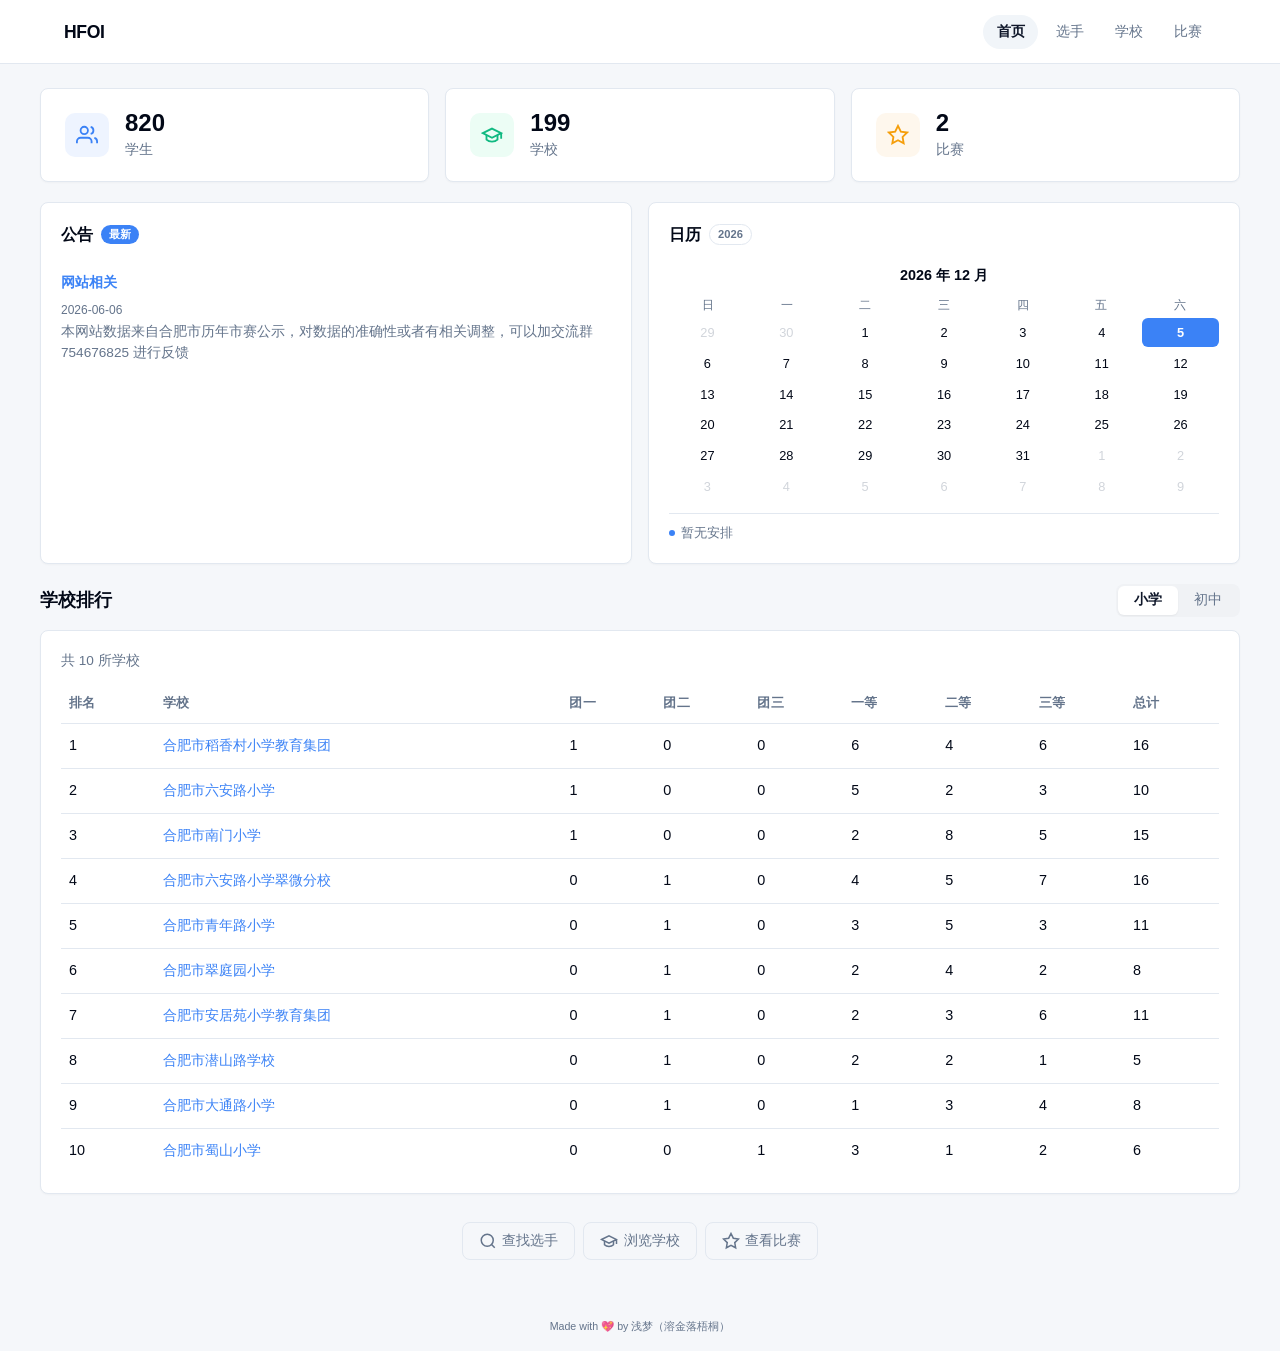
<file: index.html>
﻿<!doctype html>
<html lang="zh-CN">
  <head>
    <meta charset="UTF-8" />
    <meta name="viewport" content="width=device-width, initial-scale=1.0" />
    <title>HFOIERDB | 合肥市信息学竞赛成绩查询</title>
    <link rel="stylesheet" href="./styles.css" />
  </head>
  <body data-page="home">
    <header class="site-header">
      <div class="container nav-wrap">
        <a class="brand" href="./index.html">HFOI</a>
        <nav class="nav">
          <a data-nav="home" href="./index.html">首页</a>
          <a data-nav="players" href="./hfoi-players.html">选手</a>
          <a data-nav="schools" href="./hfoi-schools.html">学校</a>
          <a data-nav="contests" href="./hfoi-contests.html">比赛</a>
        </nav>
      </div>
    </header>
    <main class="container page">
      <section class="stats-grid" id="statsSection">
        <a class="stat-card" href="./hfoi-players.html">
          <div class="stat-icon stat-icon-blue"><svg width="22" height="22" viewBox="0 0 24 24" fill="none" stroke="currentColor" stroke-width="2"><path d="M17 21v-2a4 4 0 0 0-4-4H5a4 4 0 0 0-4 4v2"/><circle cx="9" cy="7" r="4"/><path d="M23 21v-2a4 4 0 0 0-3-3.87"/><path d="M16 3.13a4 4 0 0 1 0 7.75"/></svg></div>
          <div class="stat-info"><span class="stat-value" id="statStudents">-</span><span class="stat-label">学生</span></div>
        </a>
        <a class="stat-card" href="./hfoi-schools.html">
          <div class="stat-icon stat-icon-green"><svg width="22" height="22" viewBox="0 0 24 24" fill="none" stroke="currentColor" stroke-width="2"><path d="M22 10v6M2 10l10-5 10 5-10 5z"/><path d="M6 12v5c3 3 9 3 12 0v-5"/></svg></div>
          <div class="stat-info"><span class="stat-value" id="statSchools">-</span><span class="stat-label">学校</span></div>
        </a>
        <a class="stat-card" href="./hfoi-contests.html">
          <div class="stat-icon stat-icon-orange"><svg width="22" height="22" viewBox="0 0 24 24" fill="none" stroke="currentColor" stroke-width="2"><polygon points="12 2 15.09 8.26 22 9.27 17 14.14 18.18 21.02 12 17.77 5.82 21.02 7 14.14 2 9.27 8.91 8.26 12 2"/></svg></div>
          <div class="stat-info"><span class="stat-value" id="statContests">-</span><span class="stat-label">比赛</span></div>
        </a>
      </section>
      <section class="row-split">
        <div class="split-card">
          <div class="split-card-header"><h2>公告</h2><span class="badge">最新</span></div>
          <div class="notice-list" id="noticeList"><p class="notice-empty">暂无公告</p></div>
        </div>
        <div class="split-card">
          <div class="split-card-header"><h2>日历</h2><span class="badge badge-outline">2026</span></div>
          <div class="calendar-placeholder" id="calendarSection">
            <div class="calendar-month-header"><span class="calendar-month-label">2026 年 6 月</span></div>
            <div class="calendar-weekdays"><span>日</span><span>一</span><span>二</span><span>三</span><span>四</span><span>五</span><span>六</span></div>
            <div class="calendar-days" id="calendarDays"></div>
            <div class="calendar-events"><div class="calendar-event"><span class="event-dot"></span><span>暂无安排</span></div></div>
          </div>
        </div>
      </section>
      <section class="rank-section">
        <div class="rank-header"><h2>学校排行</h2><div class="tab-group" id="schoolTabGroup"><button class="tab-btn active" data-level="primary">小学</button><button class="tab-btn" data-level="middle">初中</button></div></div>
        <div class="panel">
          <div class="summary" id="homeSummary">加载中...</div>
          <div class="table-wrap">
            <table>
              <thead><tr><th>排名</th><th>学校</th><th>团一</th><th>团二</th><th>团三</th><th>一等</th><th>二等</th><th>三等</th><th>总计</th></tr></thead>
              <tbody id="homeSchoolRankBody"></tbody>
            </table>
          </div>
        </div>
      </section>
      <section class="quick-links">
        <a class="quick-link" href="./hfoi-players.html"><svg width="18" height="18" viewBox="0 0 24 24" fill="none" stroke="currentColor" stroke-width="2"><circle cx="11" cy="11" r="8"/><path d="m21 21-4.3-4.3"/></svg>查找选手</a>
        <a class="quick-link" href="./hfoi-schools.html"><svg width="18" height="18" viewBox="0 0 24 24" fill="none" stroke="currentColor" stroke-width="2"><path d="M22 10v6M2 10l10-5 10 5-10 5z"/><path d="M6 12v5c3 3 9 3 12 0v-5"/></svg>浏览学校</a>
        <a class="quick-link" href="./hfoi-contests.html"><svg width="18" height="18" viewBox="0 0 24 24" fill="none" stroke="currentColor" stroke-width="2"><polygon points="12 2 15.09 8.26 22 9.27 17 14.14 18.18 21.02 12 17.77 5.82 21.02 7 14.14 2 9.27 8.91 8.26 12 2"/></svg>查看比赛</a>
      </section>
    </main>
    <footer class="container footer"><small>Made with 💖 by 浅梦（溶金落梧桐）</small></footer>
    <script src="./site.js?v=20260214b" defer></script>
  </body>
</html>
</file>
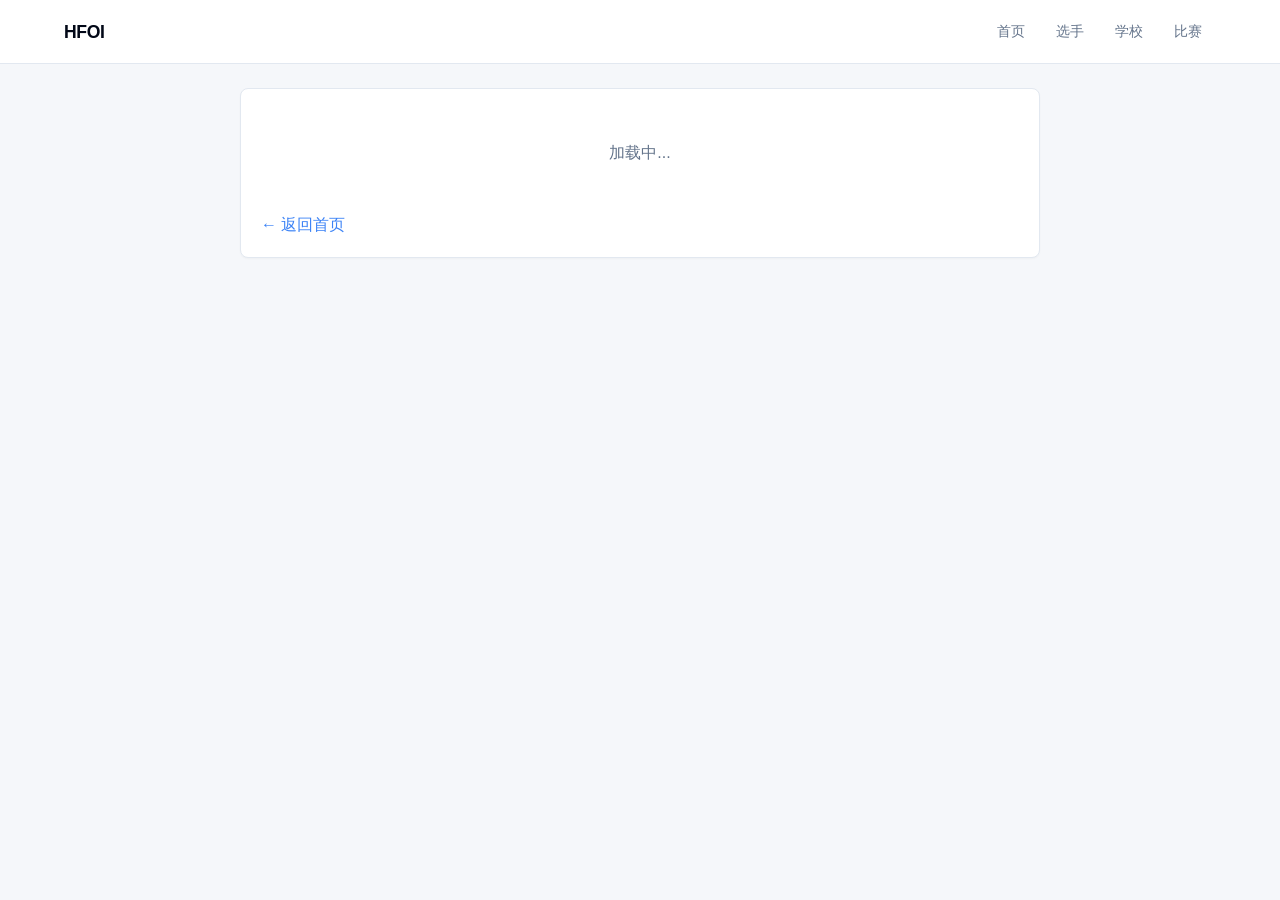
<file: hfoi-announcement-detail.html>
﻿<!doctype html>
<html lang="zh-CN">
  <head>
    <meta charset="UTF-8" />
    <meta name="viewport" content="width=device-width, initial-scale=1.0" />
    <title>HFOIERDB - 公告详情</title>
    <link rel="stylesheet" href="./styles.css" />
    <style>
      .detail-content { line-height: 1.8; font-size: 0.95rem; }
      .detail-content p { margin: 0.6rem 0; }
      .detail-content a { color: hsl(var(--link)); text-decoration: underline; }
      .detail-meta { color: hsl(var(--muted-foreground)); font-size: 0.85rem; margin-bottom: 1rem; display: flex; gap: 0.5rem; align-items: center; }
    </style>
  </head>
  <body data-page="home">
    <header class="site-header">
      <div class="container nav-wrap">
        <a class="brand" href="./index.html">HFOI</a>
        <nav class="nav">
          <a data-nav="home" href="./index.html">首页</a>
          <a data-nav="players" href="./hfoi-players.html">选手</a>
          <a data-nav="schools" href="./hfoi-schools.html">学校</a>
          <a data-nav="contests" href="./hfoi-contests.html">比赛</a>
        </nav>
      </div>
    </header>

    <main class="container page" style="max-width:800px">
      <section class="panel">
        <div id="detailWrapper">
          <p style="color:hsl(var(--muted-foreground));text-align:center;padding:2rem 0">加载中...</p>
        </div>
        <p style="margin-top:1rem"><a class="table-link" href="./index.html">← 返回首页</a></p>
      </section>
    </main>

<script>
      var params = new URLSearchParams(window.location.search);
      var id = params.get("id") || params.get("id");
      var el = document.getElementById("detailWrapper");

      if (id) {
        fetch("./data/announcements/" + encodeURIComponent(id) + ".json")
          .then(function(r) { if (!r.ok) throw new Error(); return r.json(); })
          .then(function(data) {
            if (data && data.title) {
              document.title = "HFOI - " + data.title;
              el.innerHTML = "<h1>" + (data.title) + "</h1><div class=\"detail-meta\"><span>" + (data.date || "") + "</span></div><div class=\"detail-content\">" + (data.content || "") + "</div>";
            } else {
              el.innerHTML = "<p style='text-align:center;padding:2rem 0;color:hsl(var(--muted-foreground))'>公告数据格式有误</p>";
            }
          })
          .catch(function() {
            el.innerHTML = "<p style='text-align:center;padding:2rem 0;color:hsl(var(--muted-foreground))'>公告未找到（" + encodeURIComponent(id || "") + ".json）</p>";
          });
      }
    </script>
  </body>
</html>
</file>
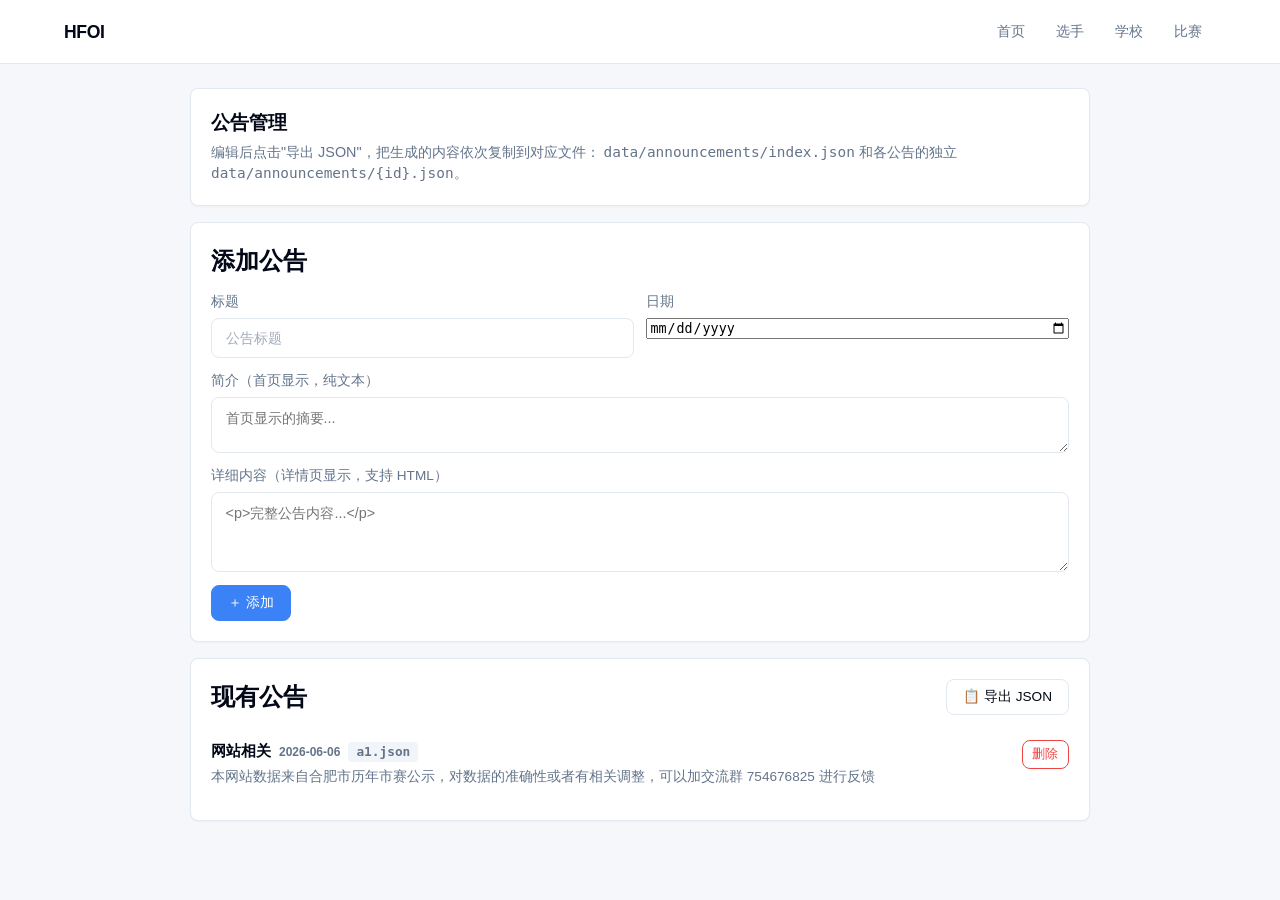
<file: hfoi-announcements.html>
﻿<!doctype html>
<html lang="zh-CN">
  <head>
    <meta charset="UTF-8" />
    <meta name="viewport" content="width=device-width, initial-scale=1.0" />
    <title>HFOIERDB - 公告管理</title>
    <link rel="stylesheet" href="./styles.css" />
    <style>
      .ann-form { display: flex; flex-direction: column; gap: 0.8rem; }
      .ann-form-row { display: flex; gap: 0.8rem; flex-wrap: wrap; }
      .ann-form-row .field { flex: 1; min-width: 180px; }
      .ann-form textarea { border: 1px solid hsl(var(--border)); border-radius: var(--radius); padding: 0.7rem 0.85rem; font-size: 0.9rem; font-family: inherit; resize: vertical; min-height: 80px; background: hsl(var(--card)); color: hsl(var(--foreground)); }
      .ann-form textarea:focus { outline: none; border-color: #3b82f6; box-shadow: 0 0 0 3px rgba(59,130,246,0.1); }
      .btn { display: inline-flex; align-items: center; gap: 0.35rem; padding: 0.5rem 1rem; font-size: 0.85rem; font-weight: 500; border-radius: var(--radius); border: 1px solid hsl(var(--border)); background: hsl(var(--card)); color: hsl(var(--foreground)); cursor: pointer; transition: all 0.15s ease; }
      .btn:hover { border-color: #3b82f6; color: #3b82f6; }
      .btn-primary { background: #3b82f6; color: #fff; border-color: #3b82f6; }
      .btn-primary:hover { background: #2563eb; color: #fff; }
      .btn-danger { border-color: #ef4444; color: #ef4444; }
      .btn-danger:hover { background: #fef2f2; }
      .btn-sm { padding: 0.3rem 0.6rem; font-size: 0.8rem; }
      .ann-item { display: flex; justify-content: space-between; align-items: flex-start; gap: 1rem; padding: 0.8rem 0; border-bottom: 1px solid hsl(var(--border)); }
      .ann-item:last-child { border-bottom: none; }
      .ann-item-info { flex: 1; min-width: 0; }
      .ann-item-title { font-size: 0.95rem; font-weight: 600; }
      .ann-item-date { font-size: 0.75rem; color: hsl(var(--muted-foreground)); margin-left: 0.5rem; }
      .ann-item-summary { font-size: 0.85rem; color: hsl(var(--muted-foreground)); margin-top: 0.25rem; line-height: 1.5; }
      .ann-item-actions { display: flex; gap: 0.4rem; flex-shrink: 0; }
      .json-output { background: #1e293b; color: #e2e8f0; padding: 1rem; border-radius: var(--radius); font-family: "Cascadia Code", "Fira Code", monospace; font-size: 0.8rem; white-space: pre-wrap; word-break: break-all; max-height: 300px; overflow: auto; margin: 0.5rem 0; }
      .empty-state { text-align: center; color: hsl(var(--muted-foreground)); padding: 2rem 0; font-size: 0.9rem; }
      .flash-msg { position: fixed; top: 1rem; right: 1rem; background: #10b981; color: #fff; padding: 0.6rem 1.2rem; border-radius: var(--radius); font-size: 0.85rem; font-weight: 500; z-index: 999; opacity: 0; transform: translateY(-10px); transition: all 0.25s ease; pointer-events: none; }
      .flash-msg.show { opacity: 1; transform: translateY(0); }
      .file-label { font-size: 0.8rem; color: hsl(var(--muted-foreground)); background: hsl(var(--muted)); padding: 0.15rem 0.5rem; border-radius: 4px; font-family: monospace; }
    </style>
  </head>
  <body>
    <header class="site-header">
      <div class="container nav-wrap">
        <a class="brand" href="./index.html">HFOI</a>
        <nav class="nav">
          <a data-nav="home" href="./index.html">首页</a>
          <a data-nav="players" href="./hfoi-players.html">选手</a>
          <a data-nav="schools" href="./hfoi-schools.html">学校</a>
          <a data-nav="contests" href="./hfoi-contests.html">比赛</a>
        </nav>
      </div>
    </header>

    <main class="container page" style="max-width:900px">
      <section class="panel">
        <h1>公告管理</h1>
        <p class="sub">
          编辑后点击"导出 JSON"，把生成的内容依次复制到对应文件：
          <code>data/announcements/index.json</code> 和各公告的独立 <code>data/announcements/{id}.json</code>。
        </p>
      </section>

      <section class="panel">
        <h2 style="margin-bottom:0.8rem">添加公告</h2>
        <div class="ann-form">
          <div class="ann-form-row">
            <div class="field">
              <label for="annTitle">标题</label>
              <input id="annTitle" type="text" placeholder="公告标题" />
            </div>
            <div class="field">
              <label for="annDate">日期</label>
              <input id="annDate" type="date" />
            </div>
          </div>
          <div class="field">
            <label for="annSummary">简介（首页显示，纯文本）</label>
            <textarea id="annSummary" placeholder="首页显示的摘要..." style="min-height:50px"></textarea>
          </div>
          <div class="field">
            <label for="annContent">详细内容（详情页显示，支持 HTML）</label>
            <textarea id="annContent" placeholder="<p>完整公告内容...</p>"></textarea>
          </div>
          <div>
            <button class="btn btn-primary" onclick="addAnnouncement()">＋ 添加</button>
          </div>
        </div>
      </section>

      <section class="panel">
        <div style="display:flex;justify-content:space-between;align-items:center;margin-bottom:0.8rem;flex-wrap:wrap;gap:0.5rem">
          <h2 style="margin:0">现有公告</h2>
          <button class="btn" onclick="exportJSON()">📋 导出 JSON</button>
        </div>
        <div id="announcementList"><p class="empty-state">暂无公告</p></div>
      </section>

      <section class="panel" id="jsonPanel" style="display:none">
        <div style="display:flex;justify-content:space-between;align-items:center;margin-bottom:0.5rem;flex-wrap:wrap;gap:0.5rem">
          <h2 style="margin:0">JSON 输出</h2>
          <button class="btn btn-sm" onclick="stepExport()">逐步导出</button>
        </div>
        <div id="jsonOutputArea"></div>
      </section>
    </main>

    <div class="flash-msg" id="flashMsg"></div>

    <script>
      var announcements = [];

      function loadAnnouncements() {
        var saved = localStorage.getItem("hfoi_anns");
        if (saved) { try { announcements = JSON.parse(saved); } catch(e) { announcements = []; } }
        fetch("./data/announcements/index.json")
          .then(function(r) { if (r.ok) return r.json(); return { items: [] }; })
          .then(function(data) {
            if (Array.isArray(data.items) && data.items.length && !announcements.length) {
              announcements = data.items.map(function(item) {
                return { id: item.id, title: item.title, date: item.date, summary: item.summary, content: "" };
              });
              // Try loading content for each
              announcements.forEach(function(a) {
                fetch("./data/announcements/" + encodeURIComponent(a.id) + ".json")
                  .then(function(r) { if (r.ok) return r.json(); return null; })
                  .then(function(d) { if (d && d.content) a.content = d.content; renderList(); })
                  .catch(function() {});
              });
            }
            renderList();
          })
          .catch(function() { renderList(); });
      }

      function save() {
        localStorage.setItem("hfoi_anns", JSON.stringify(announcements, null, 2));
      }

      function renderList() {
        var el = document.getElementById("announcementList");
        if (!announcements.length) { el.innerHTML = '<p class="empty-state">暂无公告</p>'; return; }
        el.innerHTML = announcements.map(function(a, i) {
          var ds = a.date ? '<span class="ann-item-date">' + escapeHtml(a.date) + '</span>' : '';
          var sm = a.summary ? '<div class="ann-item-summary">' + escapeHtml(a.summary) + '</div>' : '';
          return '<div class="ann-item"><div class="ann-item-info"><div class="ann-item-title">' + escapeHtml(a.title) + ds + '<span class="file-label" style="margin-left:0.5rem">' + escapeHtml(a.id) + '.json</span></div>' + sm + '</div><div class="ann-item-actions"><button class="btn btn-sm btn-danger" onclick="del(' + i + ')">删除</button></div></div>';
        }).join("");
      }

      function addAnnouncement() {
        var title = document.getElementById("annTitle").value.trim();
        var date = document.getElementById("annDate").value;
        var summary = document.getElementById("annSummary").value.trim();
        var content = document.getElementById("annContent").value.trim();
        if (!title) { flash("请输入标题"); return; }
        if (!summary) { flash("请输入简介"); return; }
        var id = "a" + Date.now();
        announcements.push({ id: id, title: title, date: date, summary: summary, content: content || "" });
        save();
        renderList();
        document.getElementById("annTitle").value = "";
        document.getElementById("annDate").value = "";
        document.getElementById("annSummary").value = "";
        document.getElementById("annContent").value = "";
        flash("已添加");
      }

      function del(i) {
        if (!confirm("确定删除？")) return;
        announcements.splice(i, 1);
        save();
        renderList();
        flash("已删除");
      }

      var exportStep = 0;

      function exportJSON() {
        document.getElementById("jsonPanel").style.display = "block";
        document.getElementById("jsonPanel").scrollIntoView({ behavior: "smooth" });
        exportStep = -1;
        stepExport();
      }

      function stepExport() {
        exportStep++;
        var area = document.getElementById("jsonOutputArea");
        if (exportStep === 0) {
          var idx = { items: announcements.map(function(a) { return { id: a.id, title: a.title, date: a.date, summary: a.summary }; }) };
          area.innerHTML = '<div style="margin-bottom:0.8rem"><strong style="font-size:0.95rem">步骤 1/2</strong> — 复制到 <code>data/announcements/index.json</code></div><div class="json-output">' + escapeHtml(JSON.stringify(idx, null, 2)) + '</div><button class="btn btn-sm" style="margin-top:0.5rem" onclick="copyText(' + exportStep + ')">📄 复制</button>';
        } else if (exportStep < announcements.length + 1) {
          var i = exportStep - 1;
          var a = announcements[i];
          var detail = { id: a.id, title: a.title, date: a.date, content: a.content || "<p>" + escapeHtml(a.summary) + "</p>", summary: a.summary };
          area.innerHTML = '<div style="margin-bottom:0.8rem"><strong style="font-size:0.95rem">步骤 ' + (exportStep + 1) + '/' + (announcements.length + 1) + '</strong> — 复制到 <code>data/announcements/' + escapeHtml(a.id) + '.json</code></div><div class="json-output">' + escapeHtml(JSON.stringify(detail, null, 2)) + '</div><button class="btn btn-sm" style="margin-top:0.5rem" onclick="copyText(' + exportStep + ')">📄 复制</button>';
        } else {
          area.innerHTML = '<p style="color:hsl(var(--muted-foreground));text-align:center;padding:1rem 0">✅ 全部导出完成，共 ' + announcements.length + ' 条公告</p>';
        }
      }

      function copyText(step) {
        var area = document.getElementById("jsonOutputArea");
        var pre = area.querySelector(".json-output");
        if (!pre) return;
        navigator.clipboard.writeText(pre.textContent).then(function() {
          flash("已复制步骤 " + (step + 1));
        }).catch(function() {
          flash("复制失败，请手动选择");
        });
      }

      function flash(msg) {
        var el = document.getElementById("flashMsg");
        el.textContent = msg; el.classList.add("show");
        setTimeout(function() { el.classList.remove("show"); }, 2000);
      }

      function escapeHtml(v) {
        return String(v ?? "").replaceAll("&","&amp;").replaceAll("<","&lt;").replaceAll(">","&gt;").replaceAll('"',"&quot;").replaceAll("'","&#39;");
      }

      loadAnnouncements();
    </script>
  </body>
</html>
</file>
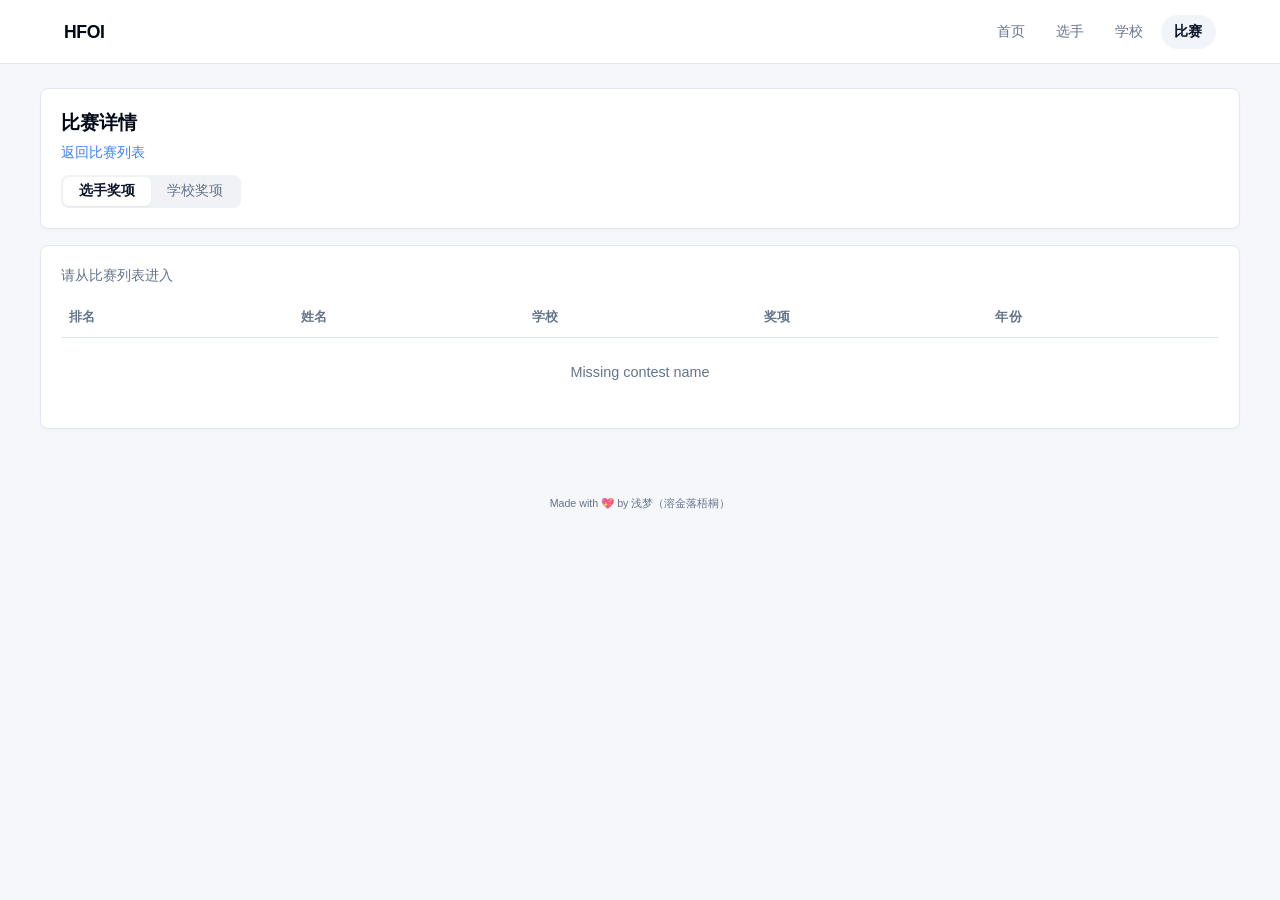
<file: hfoi-contest-detail.html>
﻿<!doctype html>
<html lang="zh-CN">
  <head>
    <meta charset="UTF-8" />
    <meta name="viewport" content="width=device-width, initial-scale=1.0" />
    <title>HFOIERDB - 比赛详情</title>
    <link rel="stylesheet" href="./styles.css" />
  </head>
  <body data-page="contest-detail">
    <header class="site-header">
      <div class="container nav-wrap">
        <a class="brand" href="./index.html">HFOI</a>
        <nav class="nav">
          <a data-nav="home" href="./index.html">首页</a>
          <a data-nav="players" href="./hfoi-players.html">选手</a>
          <a data-nav="schools" href="./hfoi-schools.html">学校</a>
          <a data-nav="contests" href="./hfoi-contests.html">比赛</a>
        </nav>
      </div>
    </header>

    <main class="container page">
      <section class="panel">
        <h1 id="detailTitle">比赛详情</h1>
        <p class="sub"><a class="table-link" href="./hfoi-contests.html">返回比赛列表</a></p>
        <div class="tab-group" id="contestDetailTabGroup" style="margin-top:0.7rem">
          <button class="tab-btn active" data-tab="players">选手奖项</button>
          <button class="tab-btn" data-tab="schools">学校奖项</button>
        </div>
      </section>

      <section class="panel" id="contestPlayersPanel">
        <div class="summary" id="detailSummary">加载中...</div>
        <div class="table-wrap">
          <table>
            <thead>
              <tr>
                <th>排名</th>
                <th>姓名</th>
                <th>学校</th>
                <th>奖项</th>
                <th>年份</th>
              </tr>
            </thead>
            <tbody id="detailBody"></tbody>
          </table>
        </div>
      </section>

      <section class="panel" id="contestSchoolsPanel" style="display:none">
        <div class="summary" id="schoolAwardSummary">加载中...</div>
        <div class="table-wrap">
          <table>
            <thead>
              <tr>
                <th>排名</th>
                <th>学校</th>
                <th>团体一等奖</th>
                <th>团体二等奖</th>
                <th>团体三等奖</th>
              </tr>
            </thead>
            <tbody id="schoolAwardBody"></tbody>
          </table>
        </div>
      </section>
    </main>

    <footer class="container footer">
      <small>Made with 💖 by 浅梦（溶金落梧桐）</small>
    </footer>

    <script src="./site.js?v=20260214a" defer></script>
  </body>
</html>
</file>
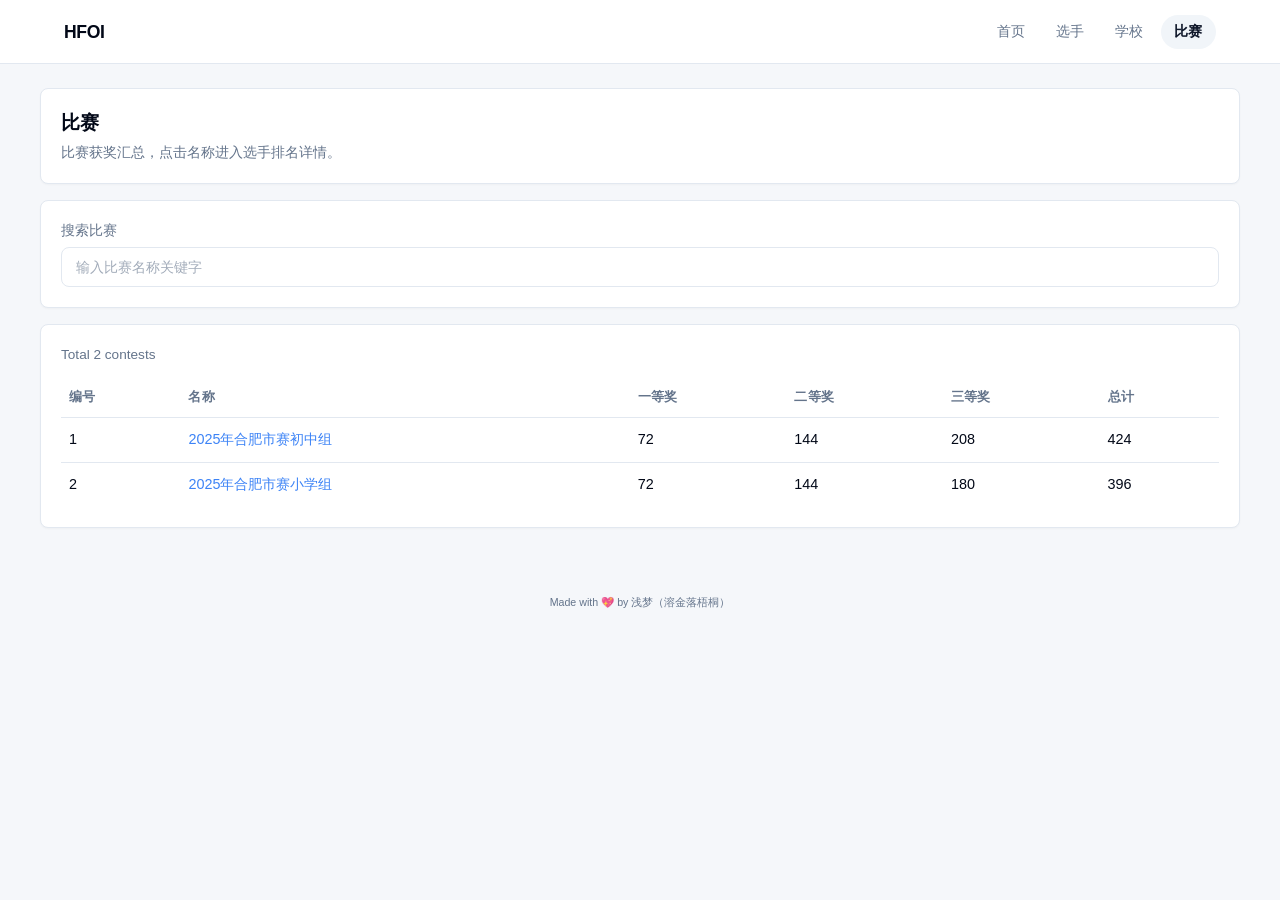
<file: hfoi-contests.html>
﻿<!doctype html>
<html lang="zh-CN">
  <head>
    <meta charset="UTF-8" />
    <meta name="viewport" content="width=device-width, initial-scale=1.0" />
    <title>HFOIERDB- 比赛</title>
    <link rel="stylesheet" href="./styles.css" />
  </head>
  <body data-page="contests">
    <header class="site-header">
      <div class="container nav-wrap">
        <a class="brand" href="./index.html">HFOI</a>
        <nav class="nav">
          <a data-nav="home" href="./index.html">首页</a>
          <a data-nav="players" href="./hfoi-players.html">选手</a>
          <a data-nav="schools" href="./hfoi-schools.html">学校</a>
          <a data-nav="contests" href="./hfoi-contests.html">比赛</a>
        </nav>
      </div>
    </header>

    <main class="container page">
      <section class="panel">
        <h1>比赛</h1>
        <p class="sub">比赛获奖汇总，点击名称进入选手排名详情。</p>
      </section>

      <section class="panel controls-basic">
        <div class="field grow">
          <label for="contestSearchInput">搜索比赛</label>
          <input id="contestSearchInput" type="search" placeholder="输入比赛名称关键字" />
        </div>
      </section>

      <section class="panel">
        <div class="summary" id="contestsSummary">加载中...</div>
        <div class="table-wrap">
          <table>
            <thead>
              <tr>
                <th>编号</th>
                <th>名称</th>
                <th>一等奖</th>
                <th>二等奖</th>
                <th>三等奖</th>
                <th>总计</th>
              </tr>
            </thead>
            <tbody id="contestsBody"></tbody>
          </table>
        </div>
      </section>
    </main>

    <footer class="container footer">
      <small>Made with 💖 by 浅梦（溶金落梧桐）</small>
    </footer>

    <script src="./site.js?v=20260213a" defer></script>
  </body>
</html>
</file>
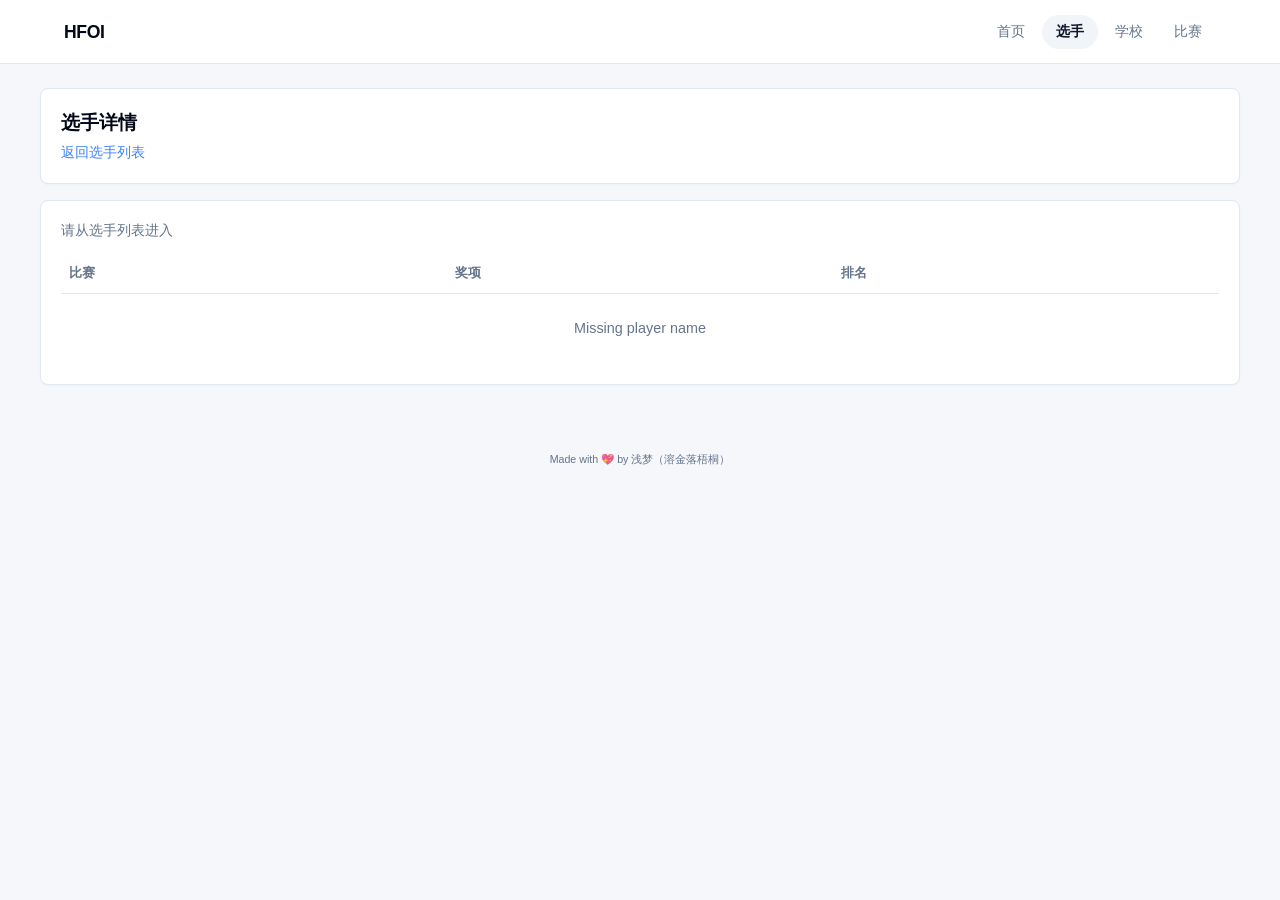
<file: hfoi-player-detail.html>
﻿<!doctype html>
<html lang="zh-CN">
  <head>
    <meta charset="UTF-8" />
    <meta name="viewport" content="width=device-width, initial-scale=1.0" />
    <title>HFOIERDB - 选手详情</title>
    <link rel="stylesheet" href="./styles.css" />
  </head>
  <body data-page="player-detail">
    <header class="site-header">
      <div class="container nav-wrap">
        <a class="brand" href="./index.html">HFOI</a>
        <nav class="nav">
          <a data-nav="home" href="./index.html">首页</a>
          <a data-nav="players" href="./hfoi-players.html">选手</a>
          <a data-nav="schools" href="./hfoi-schools.html">学校</a>
          <a data-nav="contests" href="./hfoi-contests.html">比赛</a>
        </nav>
      </div>
    </header>

    <main class="container page">
      <section class="panel">
        <h1 id="playerDetailTitle">选手详情</h1>
        <p class="sub"><a class="table-link" href="./hfoi-players.html">返回选手列表</a></p>
      </section>

      <section class="panel" id="playerProfilePanel" style="display:none">
        <div class="profile-panel">
          <div class="profile-item"><span class="profile-label">洛谷 ID</span><span class="profile-value" id="profileLuogu" style="margin-left:0.4rem">-</span></div>
          <div class="profile-item"><span class="profile-label">Codeforces</span><span class="profile-value" id="profileCF" style="margin-left:0.4rem">-</span></div>
          <div class="profile-item"><span class="profile-label">AtCoder</span><span class="profile-value" id="profileAtCoder" style="margin-left:0.4rem">-</span></div>
        </div>
      </section>

      <section class="panel">
        <div class="summary" id="playerDetailSummary">加载中...</div>
        <div class="table-wrap">
          <table>
            <thead>
              <tr>
                <th>比赛</th>
                <th>奖项</th>
                <th>排名</th>
              </tr>
            </thead>
            <tbody id="playerDetailBody"></tbody>
          </table>
        </div>
      </section>
    </main>

    <footer class="container footer">
      <small>Made with 💖 by 浅梦（溶金落梧桐）</small>
    </footer>

    <script src="./site.js?v=20260216a" defer></script>
  </body>
</html>
</file>
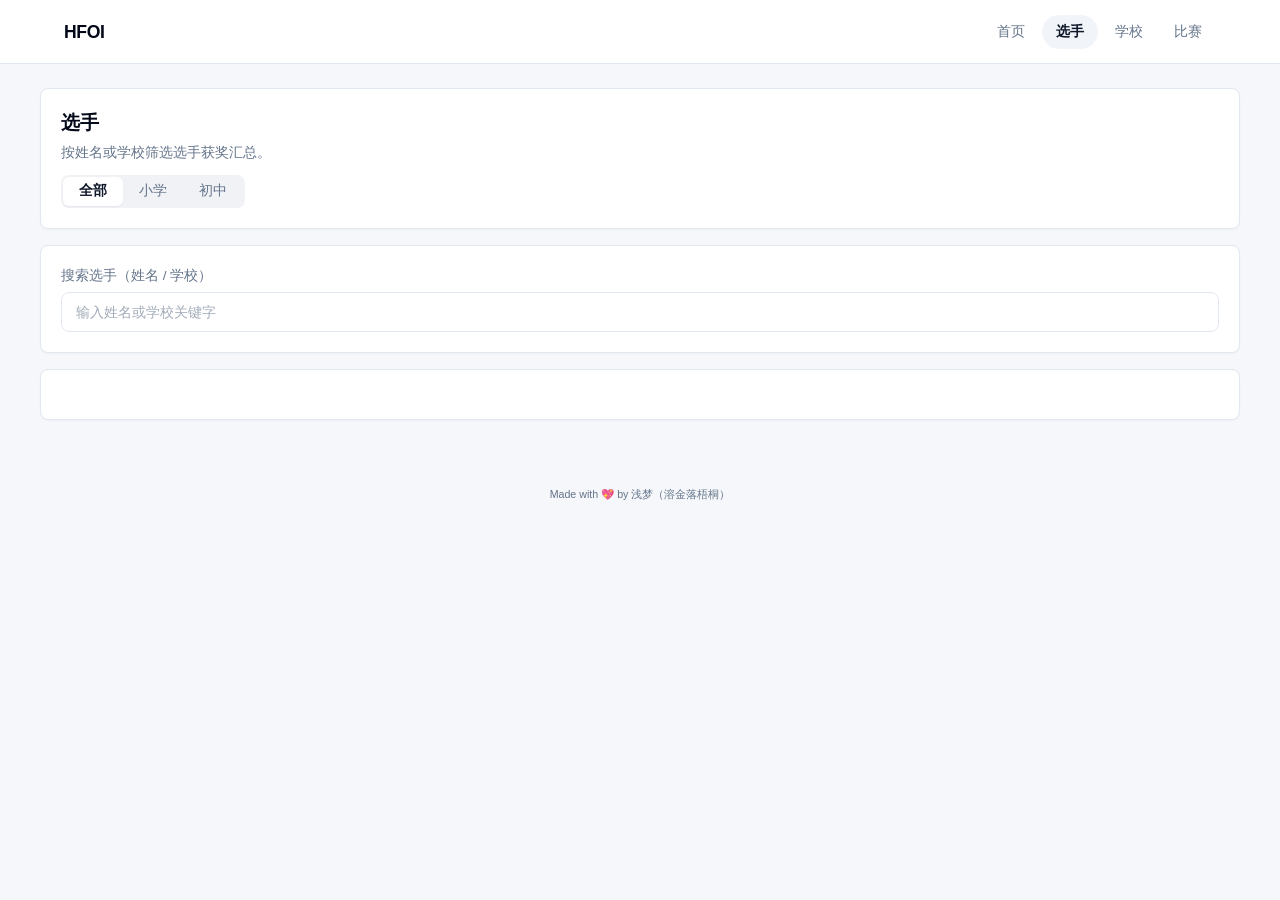
<file: hfoi-players.html>
﻿<!doctype html>
<html lang="zh-CN">
  <head>
    <meta charset="UTF-8" />
    <meta name="viewport" content="width=device-width, initial-scale=1.0" />
    <title>HFOIERDB - 选手</title>
    <link rel="stylesheet" href="./styles.css" />
  </head>
  <body data-page="players">
    <header class="site-header">
      <div class="container nav-wrap">
        <a class="brand" href="./index.html">HFOI</a>
        <nav class="nav">
          <a data-nav="home" href="./index.html">首页</a>
          <a data-nav="players" href="./hfoi-players.html">选手</a>
          <a data-nav="schools" href="./hfoi-schools.html">学校</a>
          <a data-nav="contests" href="./hfoi-contests.html">比赛</a>
        </nav>
      </div>
    </header>

    <main class="container page">
      <section class="panel">
        <h1>选手</h1>
        <p class="sub">按姓名或学校筛选选手获奖汇总。</p><div class="tab-group" id="playerTabGroup" style="margin-top:0.7rem"><button class="tab-btn active" data-level="all">全部</button><button class="tab-btn" data-level="primary">小学</button><button class="tab-btn" data-level="middle">初中</button></div>
      </section>

      <section class="panel controls-basic">
        <div class="field grow">
          <label for="playerSearchInput">搜索选手（姓名 / 学校）</label>
          <input id="playerSearchInput" type="search" placeholder="输入姓名或学校关键字" />
        </div>
      </section>

      <section class="panel">
        <div class="summary" id="playersSummary"></div>
        <div class="table-wrap" id="playersTableWrap" style="display:none">
          <table>
            <thead>
              <tr>
                <th>排名</th>
                <th>姓名</th>
                <th>学校</th>
                <th>一等奖</th>
                <th>二等奖</th>
                <th>三等奖</th>
                <th>总计</th>
              </tr>
            </thead>
            <tbody id="playersBody"></tbody>
          </table>
        </div>
        <div class="pagination" id="playersPagination" style="display:none"></div>
      </section>
    </main>

    <footer class="container footer">
      <small>Made with 💖 by 浅梦（溶金落梧桐）</small>
    </footer>

    <script src="./site.js?v=20260215a" defer></script>
  </body>
</html>
</file>
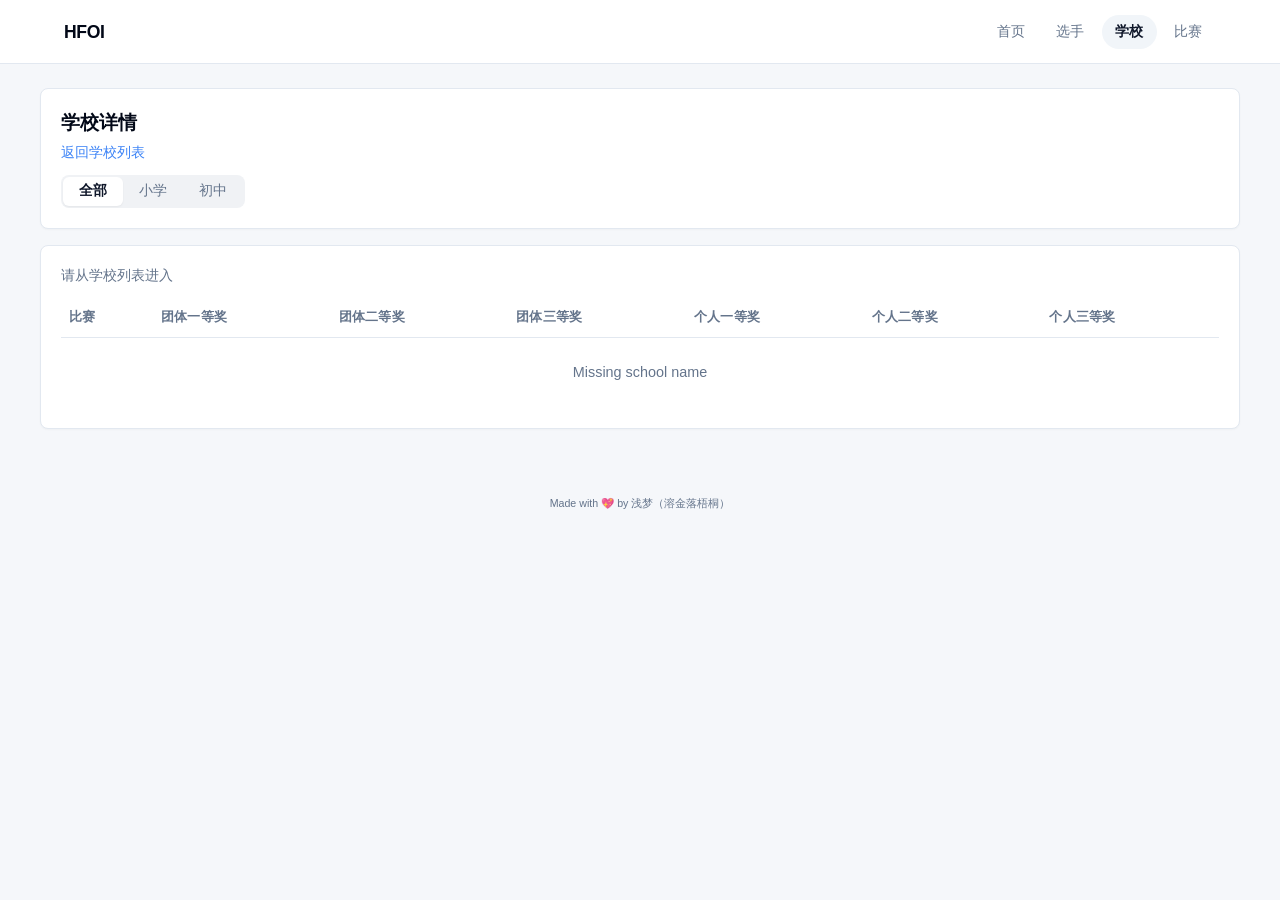
<file: hfoi-school-detail.html>
﻿<!doctype html>
<html lang="zh-CN">
  <head>
    <meta charset="UTF-8" />
    <meta name="viewport" content="width=device-width, initial-scale=1.0" />
    <title>HFOIERDB - 学校详情</title>
    <link rel="stylesheet" href="./styles.css" />
  </head>
  <body data-page="school-detail">
    <header class="site-header">
      <div class="container nav-wrap">
        <a class="brand" href="./index.html">HFOI</a>
        <nav class="nav">
          <a data-nav="home" href="./index.html">首页</a>
          <a data-nav="players" href="./hfoi-players.html">选手</a>
          <a data-nav="schools" href="./hfoi-schools.html">学校</a>
          <a data-nav="contests" href="./hfoi-contests.html">比赛</a>
        </nav>
      </div>
    </header>

    <main class="container page">
      <section class="panel">
        <h1 id="schoolDetailTitle">学校详情</h1>
        <p class="sub"><a class="table-link" href="./hfoi-schools.html">返回学校列表</a></p>
        <div class="tab-group" id="schoolDetailTabGroup" style="margin-top:0.7rem">
          <button class="tab-btn active" data-tab="all">全部</button>
          <button class="tab-btn" data-tab="primary">小学</button>
          <button class="tab-btn" data-tab="middle">初中</button>
        </div>
      </section>

      <section class="panel">
        <div class="summary" id="schoolDetailSummary">加载中...</div>
        <div class="table-wrap">
          <table>
            <thead>
              <tr>
                <th>比赛</th>
                <th>团体一等奖</th>
                <th>团体二等奖</th>
                <th>团体三等奖</th>
                <th>个人一等奖</th>
                <th>个人二等奖</th>
                <th>个人三等奖</th>
              </tr>
            </thead>
            <tbody id="schoolDetailBody"></tbody>
          </table>
        </div>
      </section>
    </main>

    <footer class="container footer">
      <small>Made with 💖 by 浅梦（溶金落梧桐）</small>
    </footer>

    <script src="./site.js" defer></script>
  </body>
</html>
</file>
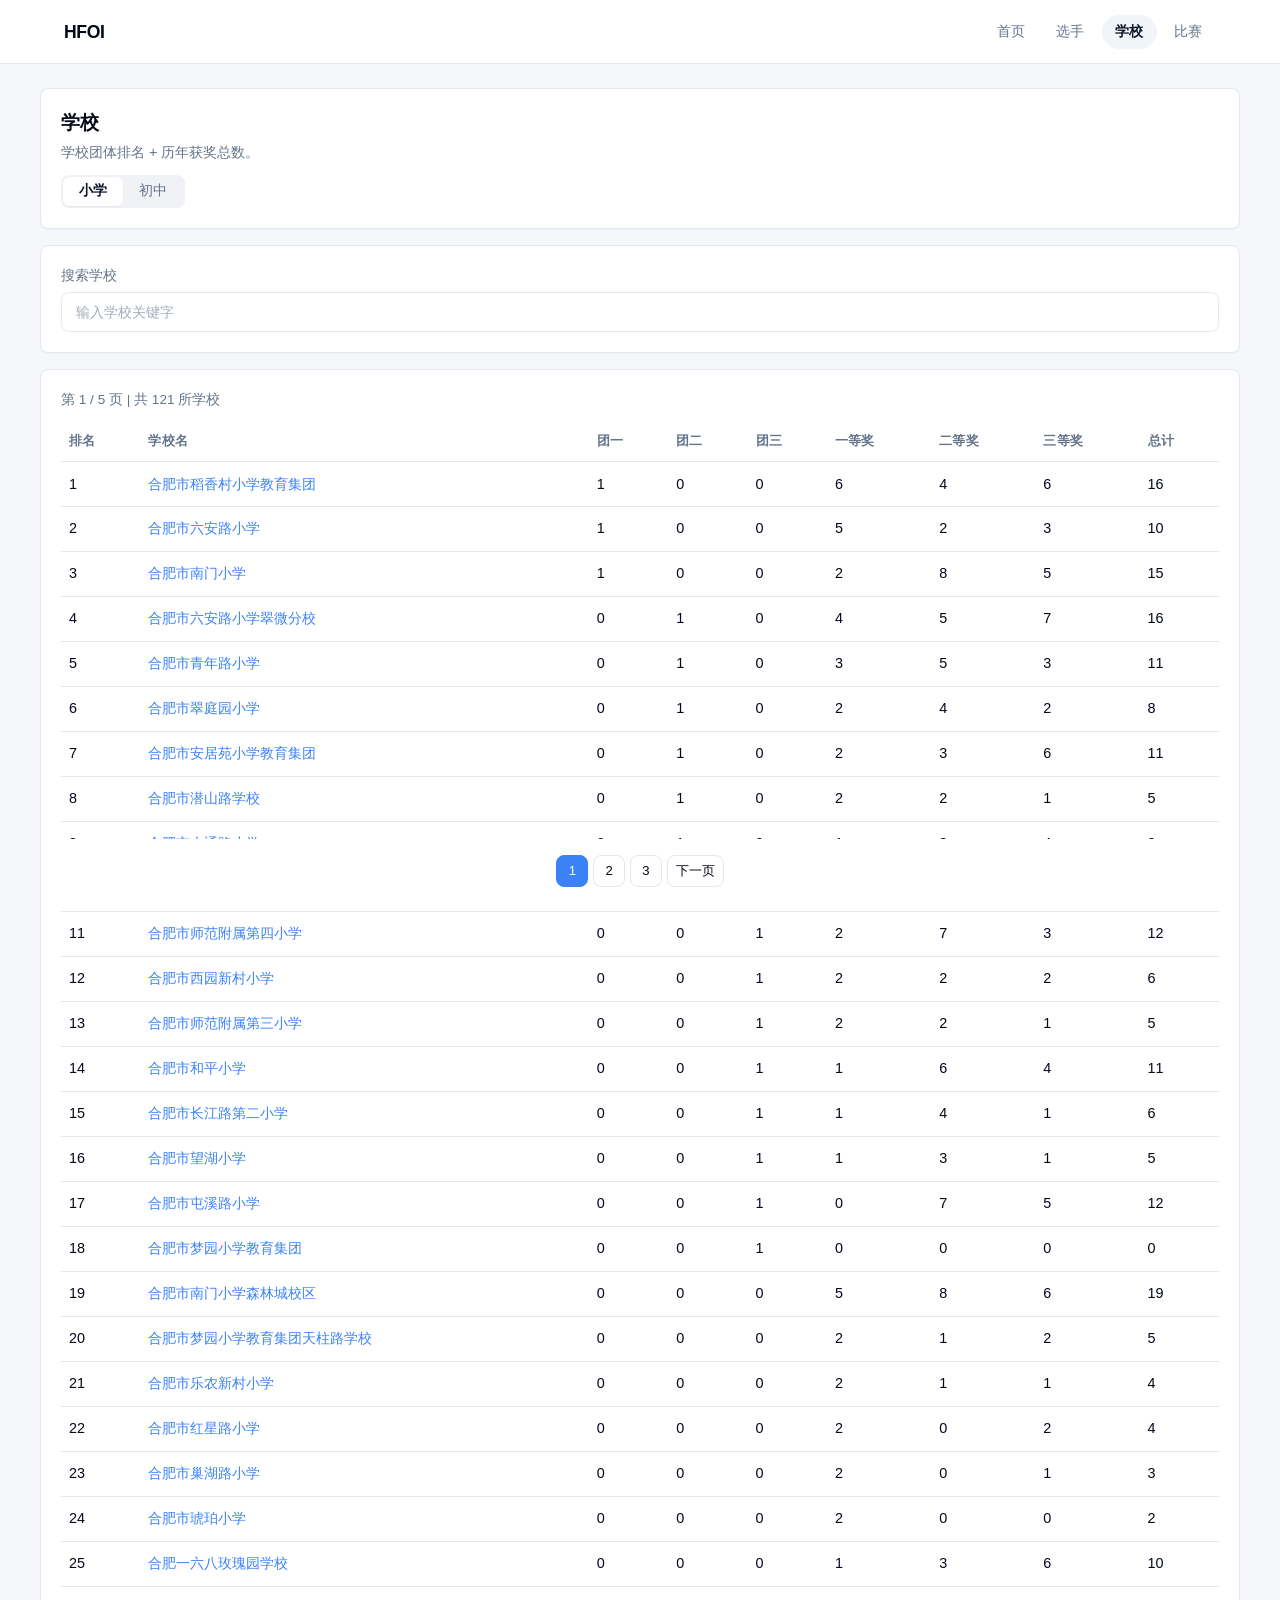
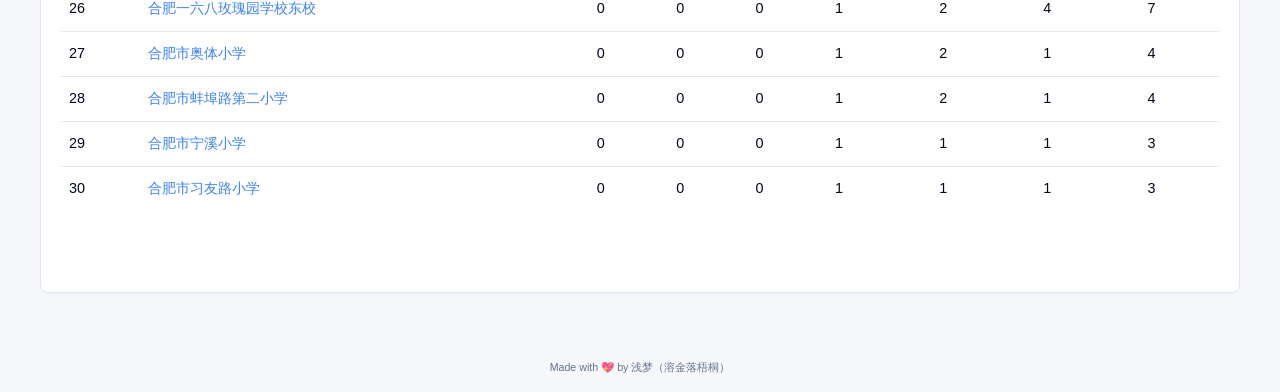
<file: hfoi-schools.html>
﻿<!doctype html>
<html lang="zh-CN">
  <head>
    <meta charset="UTF-8" />
    <meta name="viewport" content="width=device-width, initial-scale=1.0" />
    <title>HFOIERDB - 学校</title>
    <link rel="stylesheet" href="./styles.css" />
  </head>
  <body data-page="schools">
    <header class="site-header">
      <div class="container nav-wrap">
        <a class="brand" href="./index.html">HFOI</a>
        <nav class="nav">
          <a data-nav="home" href="./index.html">首页</a>
          <a data-nav="players" href="./hfoi-players.html">选手</a>
          <a data-nav="schools" href="./hfoi-schools.html">学校</a>
          <a data-nav="contests" href="./hfoi-contests.html">比赛</a>
        </nav>
      </div>
    </header>

    <main class="container page">
      <section class="panel">
        <h1>学校</h1>
        <p class="sub">学校团体排名 + 历年获奖总数。</p><div class="tab-group" id="schoolTabGroupPage" style="margin-top:0.7rem"><button class="tab-btn active" data-level="primary">小学</button><button class="tab-btn" data-level="middle">初中</button></div>
      </section>

      <section class="panel controls-basic">
        <div class="field grow">
          <label for="schoolSearchInput">搜索学校</label>
          <input id="schoolSearchInput" type="search" placeholder="输入学校关键字" />
        </div>
      </section>

      <section class="panel">
        <div class="summary" id="schoolsSummary">加载中...</div>
        <div class="table-wrap">
          <table>
            <thead>
              <tr>
                <th>排名</th>
                <th>学校名</th>
                <th>团一</th>
                <th>团二</th>
                <th>团三</th>
                <th>一等奖</th>
                <th>二等奖</th>
                <th>三等奖</th>
                <th>总计</th>
              </tr>
            </thead>
            <tbody id="schoolsBody"></tbody>
          </table>
        </div>
        <div class="pagination" id="schoolsPagination"></div>
      </section>
    </main>

    <footer class="container footer">
      <small>Made with 💖 by 浅梦（溶金落梧桐）</small>
    </footer>

    <script src="./site.js?v=20260215b" defer></script>
  </body>
</html>
</file>
<file: styles.css>
﻿:root {
  --background: 0 0% 100%;
  --foreground: 222.2 84% 4.9%;
  --card: 0 0% 100%;
  --card-foreground: 222.2 84% 4.9%;
  --primary: 222.2 47.4% 11.2%;
  --primary-foreground: 210 40% 98%;
  --muted: 210 40% 96.1%;
  --muted-foreground: 215.4 16.3% 46.9%;
  --accent: 210 40% 96.1%;
  --accent-foreground: 222.2 47.4% 11.2%;
  --border: 214.3 31.8% 91.4%;
  --ring: 222.2 84% 4.9%;
  --link: 217 91% 60%;
  --radius: 0.5rem;
  --header-height: 64px;
}

* {
  box-sizing: border-box;
}

html {
  -webkit-text-size-adjust: 100%;
  font-feature-settings: normal;
  font-variation-settings: normal;
}

body {
  margin: 0;
  font-family: "Segoe UI", "PingFang SC", "Microsoft YaHei", "Noto Sans SC", sans-serif;
  color: hsl(var(--foreground));
  background-color: #f5f7fa;
  line-height: 1.5;
  -webkit-font-smoothing: antialiased;
}

a {
  color: inherit;
  text-decoration: none;
}

h1, h2, h3 { margin: 0; }
p { margin: 0; }

.container {
  width: 100%;
  max-width: 1200px;
  margin: 0 auto;
  padding: 0 1.5rem;
}

/* ===== Header ===== */
.site-header {
  position: sticky;
  top: 0;
  background: hsla(0, 0%, 100%, 0.92);
  backdrop-filter: blur(8px);
  -webkit-backdrop-filter: blur(8px);
  border-bottom: 1px solid hsl(var(--border));
  z-index: 100;
  height: var(--header-height);
}

.nav-wrap {
  height: var(--header-height);
  display: flex;
  align-items: center;
  justify-content: space-between;
  gap: 1rem;
}

.brand {
  font-size: 1.1rem;
  font-weight: 700;
  color: hsl(var(--foreground));
  letter-spacing: -0.02em;
}

.nav {
  display: flex;
  gap: 0.25rem;
}

.nav a {
  padding: 0.4rem 0.85rem;
  border-radius: 9999px;
  font-size: 0.9rem;
  font-weight: 500;
  color: hsl(var(--muted-foreground));
  transition: all 0.15s ease;
}

.nav a:hover {
  background: hsl(var(--accent));
  color: hsl(var(--accent-foreground));
}

.nav a.active {
  background: hsl(var(--accent));
  color: hsl(var(--primary));
  font-weight: 600;
}

/* ===== Page Layout ===== */
.page {
  padding: 1.5rem 0 2rem;
}

/* ===== Stats Cards Grid ===== */
.stats-grid {
  display: grid;
  grid-template-columns: repeat(3, 1fr);
  gap: 1rem;
  margin-bottom: 1.25rem;
}

.stat-card {
  display: flex;
  align-items: center;
  gap: 1rem;
  background: hsl(var(--card));
  border: 1px solid hsl(var(--border));
  border-radius: var(--radius);
  padding: 1.25rem 1.5rem;
  transition: all 0.15s ease;
  cursor: pointer;
  box-shadow: 0 1px 2px rgba(0,0,0,0.03);
}

.stat-card:hover {
  border-color: hsl(var(--link));
  box-shadow: 0 2px 8px rgba(0,102,255,0.08);
  transform: translateY(-1px);
}

.stat-icon {
  width: 44px;
  height: 44px;
  border-radius: 10px;
  display: flex;
  align-items: center;
  justify-content: center;
  flex-shrink: 0;
}

.stat-icon-blue {
  background: #eef4ff;
  color: #3b82f6;
}

.stat-icon-green {
  background: #ecfdf5;
  color: #10b981;
}

.stat-icon-orange {
  background: #fef7ed;
  color: #f59e0b;
}

.stat-info {
  display: flex;
  flex-direction: column;
  gap: 0.15rem;
}

.stat-value {
  font-size: 1.5rem;
  font-weight: 700;
  line-height: 1.2;
  color: hsl(var(--foreground));
}

.stat-label {
  font-size: 0.85rem;
  color: hsl(var(--muted-foreground));
}

/* ===== Row Split (Notice + Calendar) ===== */
.row-split {
  display: grid;
  grid-template-columns: 1fr 1fr;
  gap: 1rem;
  margin-bottom: 1.25rem;
}

.split-card {
  background: hsl(var(--card));
  border: 1px solid hsl(var(--border));
  border-radius: var(--radius);
  padding: 1.25rem;
  box-shadow: 0 1px 2px rgba(0,0,0,0.03);
}

.split-card-header {
  display: flex;
  align-items: center;
  gap: 0.5rem;
  margin-bottom: 1rem;
}

.split-card-header h2 {
  font-size: 1rem;
  font-weight: 600;
  color: hsl(var(--foreground));
}

.badge {
  display: inline-flex;
  align-items: center;
  font-size: 0.7rem;
  font-weight: 600;
  padding: 0.1rem 0.5rem;
  border-radius: 9999px;
  background: #3b82f6;
  color: #fff;
  line-height: 1.4;
}

.badge-outline {
  background: transparent;
  color: hsl(var(--muted-foreground));
  border: 1px solid hsl(var(--border));
}

/* -- Notice -- */
/* ===== Notice Items ===== */
.notice-list {
  min-height: 60px;
}

.notice-empty {
  color: hsl(var(--muted-foreground));
  font-size: 0.9rem;
  text-align: center;
  padding: 1rem 0;
}

.notice-item {
  padding: 0.6rem 0;
  border-bottom: 1px solid hsl(var(--border));
}

.notice-item:last-child {
  border-bottom: none;
}

.notice-title {
  font-size: 0.9rem;
  font-weight: 600;
  color: hsl(var(--foreground));
  margin-bottom: 0.2rem;
}

.notice-date {
  font-size: 0.75rem;
  color: hsl(var(--muted-foreground));
  display: inline-block;
  margin-bottom: 0.2rem;
}

.notice-content {
  font-size: 0.85rem;
  color: hsl(var(--muted-foreground));
  line-height: 1.5;
}

/* -- Calendar -- */
.calendar-month-header {
  text-align: center;
  margin-bottom: 0.6rem;
}

.calendar-month-label {
  font-size: 0.9rem;
  font-weight: 600;
  color: hsl(var(--foreground));
}

.calendar-weekdays {
  display: grid;
  grid-template-columns: repeat(7, 1fr);
  text-align: center;
  font-size: 0.75rem;
  font-weight: 500;
  color: hsl(var(--muted-foreground));
  margin-bottom: 0.25rem;
}

.calendar-days {
  display: grid;
  grid-template-columns: repeat(7, 1fr);
  text-align: center;
  gap: 2px;
  margin-bottom: 0.75rem;
}

.calendar-day {
  padding: 0.3rem 0;
  font-size: 0.8rem;
  border-radius: 6px;
  color: hsl(var(--foreground));
  transition: background 0.1s;
}

.calendar-day.today {
  background: #3b82f6;
  color: #fff;
  font-weight: 600;
}

.calendar-day.other-month {
  color: #d1d5db;
}

.calendar-events {
  border-top: 1px solid hsl(var(--border));
  padding-top: 0.6rem;
}

.calendar-event {
  display: flex;
  align-items: center;
  gap: 0.4rem;
  font-size: 0.8rem;
  color: hsl(var(--muted-foreground));
}

.event-dot {
  width: 6px;
  height: 6px;
  border-radius: 50%;
  background: #3b82f6;
  flex-shrink: 0;
}

/* ===== Rank Section ===== */
.rank-section {
  margin-bottom: 1.25rem;
}

.rank-header {
  display: flex;
  align-items: center;
  justify-content: space-between;
  margin-bottom: 0.85rem;
}

.rank-header h2 {
  font-size: 1.1rem;
  font-weight: 600;
}

/* ===== Tab Group ===== */
.tab-group {
  display: inline-flex;
  background: #f0f2f5;
  border-radius: 8px;
  padding: 2px;
}

.tab-btn {
  border: none;
  background: transparent;
  font-size: 0.85rem;
  font-weight: 500;
  padding: 0.35rem 1rem;
  border-radius: 6px;
  color: hsl(var(--muted-foreground));
  cursor: pointer;
  transition: all 0.15s ease;
}

.tab-btn.active {
  background: hsl(var(--card));
  color: hsl(var(--primary));
  font-weight: 600;
  box-shadow: 0 1px 2px rgba(0,0,0,0.05);
}

.tab-btn:hover:not(.active) {
  color: hsl(var(--foreground));
}

/* ===== Panel (shared with other pages) ===== */
.panel {
  background: hsl(var(--card));
  border: 1px solid hsl(var(--border));
  border-radius: var(--radius);
  padding: 1.25rem;
  margin-bottom: 1rem;
  box-shadow: 0 1px 2px rgba(0,0,0,0.03);
}

.panel h1 {
  font-size: 1.2rem;
  font-weight: 700;
  margin-bottom: 0.25rem;
}

.sub {
  color: hsl(var(--muted-foreground));
  font-size: 0.9rem;
}

/* ===== Summary ===== */
.summary {
  color: hsl(var(--muted-foreground));
  font-size: 0.85rem;
  margin-bottom: 0.6rem;
}

/* ===== Table ===== */
.table-wrap {
  overflow-x: auto;
}

table {
  width: 100%;
  border-collapse: collapse;
  font-size: 0.9rem;
}

th, td {
  text-align: left;
  border-bottom: 1px solid hsl(var(--border));
  padding: 0.7rem 0.5rem;
}

th {
  font-weight: 600;
  color: hsl(var(--muted-foreground));
  font-size: 0.8rem;
  text-transform: uppercase;
  letter-spacing: 0.02em;
  background: transparent;
}

tr:last-child td {
  border-bottom: none;
}

tr:hover td {
  background: hsl(var(--muted));
}

.empty {
  text-align: center;
  color: hsl(var(--muted-foreground));
  padding: 1.5rem 0.5rem;
}

.table-link {
  color: hsl(var(--link));
}

.table-link:hover {
  text-decoration: underline;
}

/* ===== Quick Links ===== */
.quick-links {
  display: flex;
  gap: 0.5rem;
  justify-content: center;
  flex-wrap: wrap;
  padding: 0.5rem 0;
}

.quick-link {
  display: inline-flex;
  align-items: center;
  gap: 0.35rem;
  padding: 0.5rem 1rem;
  font-size: 0.85rem;
  font-weight: 500;
  color: hsl(var(--muted-foreground));
  border: 1px solid hsl(var(--border));
  border-radius: var(--radius);
  transition: all 0.15s ease;
}

.quick-link:hover {
  color: hsl(var(--link));
  border-color: hsl(var(--link));
  background: #eef4ff;
}

/* ===== Footer ===== */
.footer {
  padding: 1rem 1.5rem;
  text-align: center;
  color: hsl(var(--muted-foreground));
  font-size: 0.8rem;
}

/* ===== Controls (shared with other pages) ===== */
.controls-home, .controls-basic {
  display: flex;
  gap: 0.7rem;
  align-items: end;
}

.field {
  display: flex;
  flex-direction: column;
  gap: 0.35rem;
}

.field.grow {
  flex: 1;
}

label {
  font-size: 0.85rem;
  font-weight: 500;
  color: hsl(var(--muted-foreground));
}

input[type="search"],
input[type="text"] {
  height: 2.5rem;
  border: 1px solid hsl(var(--border));
  border-radius: var(--radius);
  padding: 0 0.85rem;
  font-size: 0.9rem;
  background: hsl(var(--card));
  color: hsl(var(--foreground));
  transition: border-color 0.15s ease, box-shadow 0.15s ease;
}

input:focus {
  outline: none;
  border-color: #3b82f6;
  box-shadow: 0 0 0 3px rgba(59, 130, 246, 0.1);
}

input::placeholder {
  color: hsl(var(--muted-foreground));
  opacity: 0.6;
}

/* ===== Responsive ===== */
@media (max-width: 768px) {
  .container {
    padding: 0 1rem;
  }

  .stats-grid {
    grid-template-columns: 1fr;
    gap: 0.75rem;
  }

  .row-split {
    grid-template-columns: 1fr;
  }

  .rank-header {
    flex-direction: column;
    align-items: flex-start;
    gap: 0.5rem;
  }

  .nav-wrap {
    flex-direction: column;
    align-items: flex-start;
    height: auto;
    padding: 0.6rem 0;
  }

  .nav a {
    padding: 0.35rem 0.6rem;
    font-size: 0.85rem;
  }

  .quick-links {
    flex-direction: column;
    align-items: stretch;
  }

  .quick-link {
    justify-content: center;
  }

  .controls-home, .controls-basic {
    flex-direction: column;
    align-items: stretch;
  }

  .stat-card {
    padding: 1rem;
  }
}
.notice-link {
  color: hsl(var(--link));
  text-decoration: none;
}

.notice-link:hover {
  text-decoration: underline;
}

/* ===== Pagination ===== */
.pagination {
  display: flex;
  align-items: center;
  justify-content: center;
  gap: 0.3rem;
  padding: 1rem 0 0.8rem;
  flex-wrap: wrap;
  position: sticky;
  bottom: 0;
  background: hsl(var(--card));
  z-index: 10;
}

.page-btn {
  display: inline-flex;
  align-items: center;
  justify-content: center;
  min-width: 2rem;
  height: 2rem;
  padding: 0 0.5rem;
  font-size: 0.82rem;
  font-weight: 500;
  border: 1px solid hsl(var(--border));
  border-radius: var(--radius);
  background: hsl(var(--card));
  color: hsl(var(--foreground));
  cursor: pointer;
  transition: all 0.12s ease;
}

.page-btn:hover {
  border-color: #3b82f6;
  color: #3b82f6;
}

.page-btn.active {
  background: #3b82f6;
  color: #fff;
  border-color: #3b82f6;
}
/* ===== Player Profile ===== */
.profile-panel {
  display: flex;
  flex-wrap: wrap;
  gap: 0 2rem;
}
.profile-item {
  display: flex;
  align-items: center;
  gap: 0.4rem;
  padding: 0.3rem 0;
}
.profile-label {
  font-weight: 600;
  font-size: 0.85rem;
  color: hsl(var(--muted-foreground));
}
.profile-value {
  font-size: 0.9rem;
  font-family: monospace;
}
</file>
